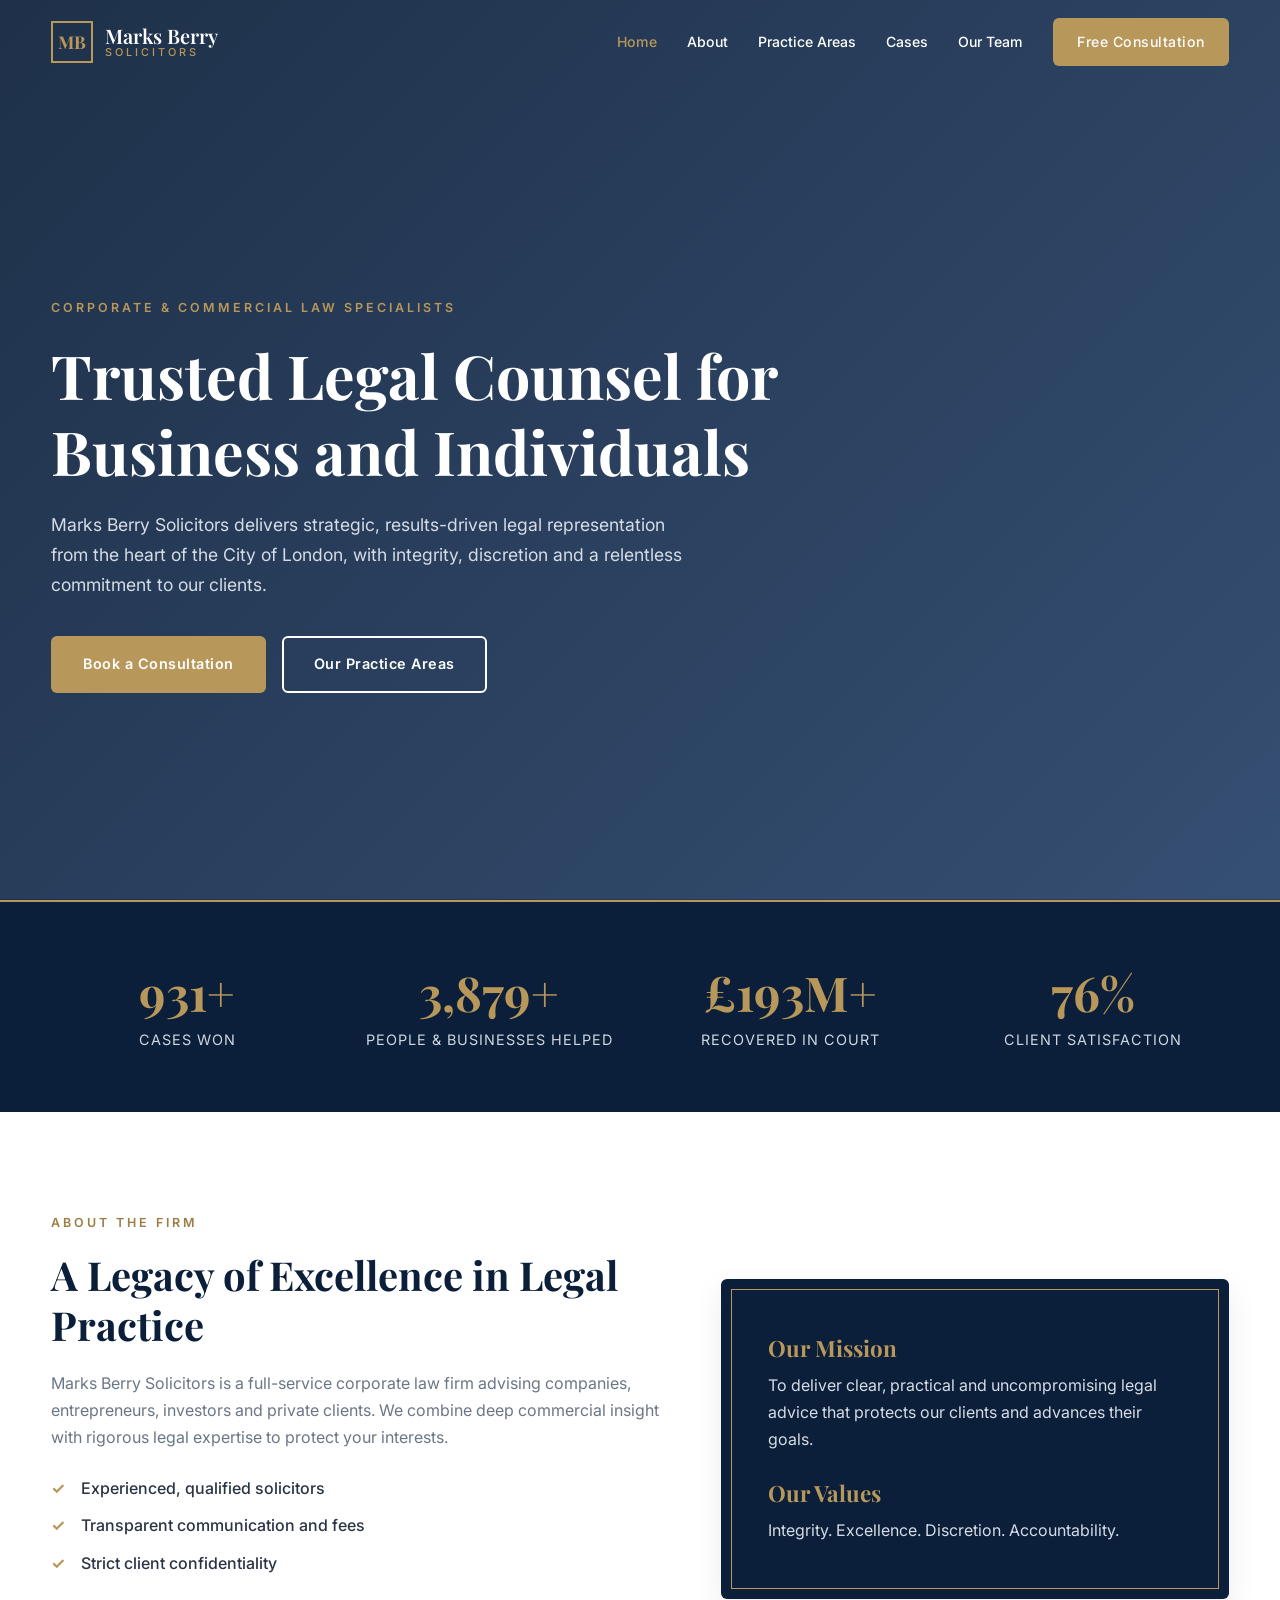
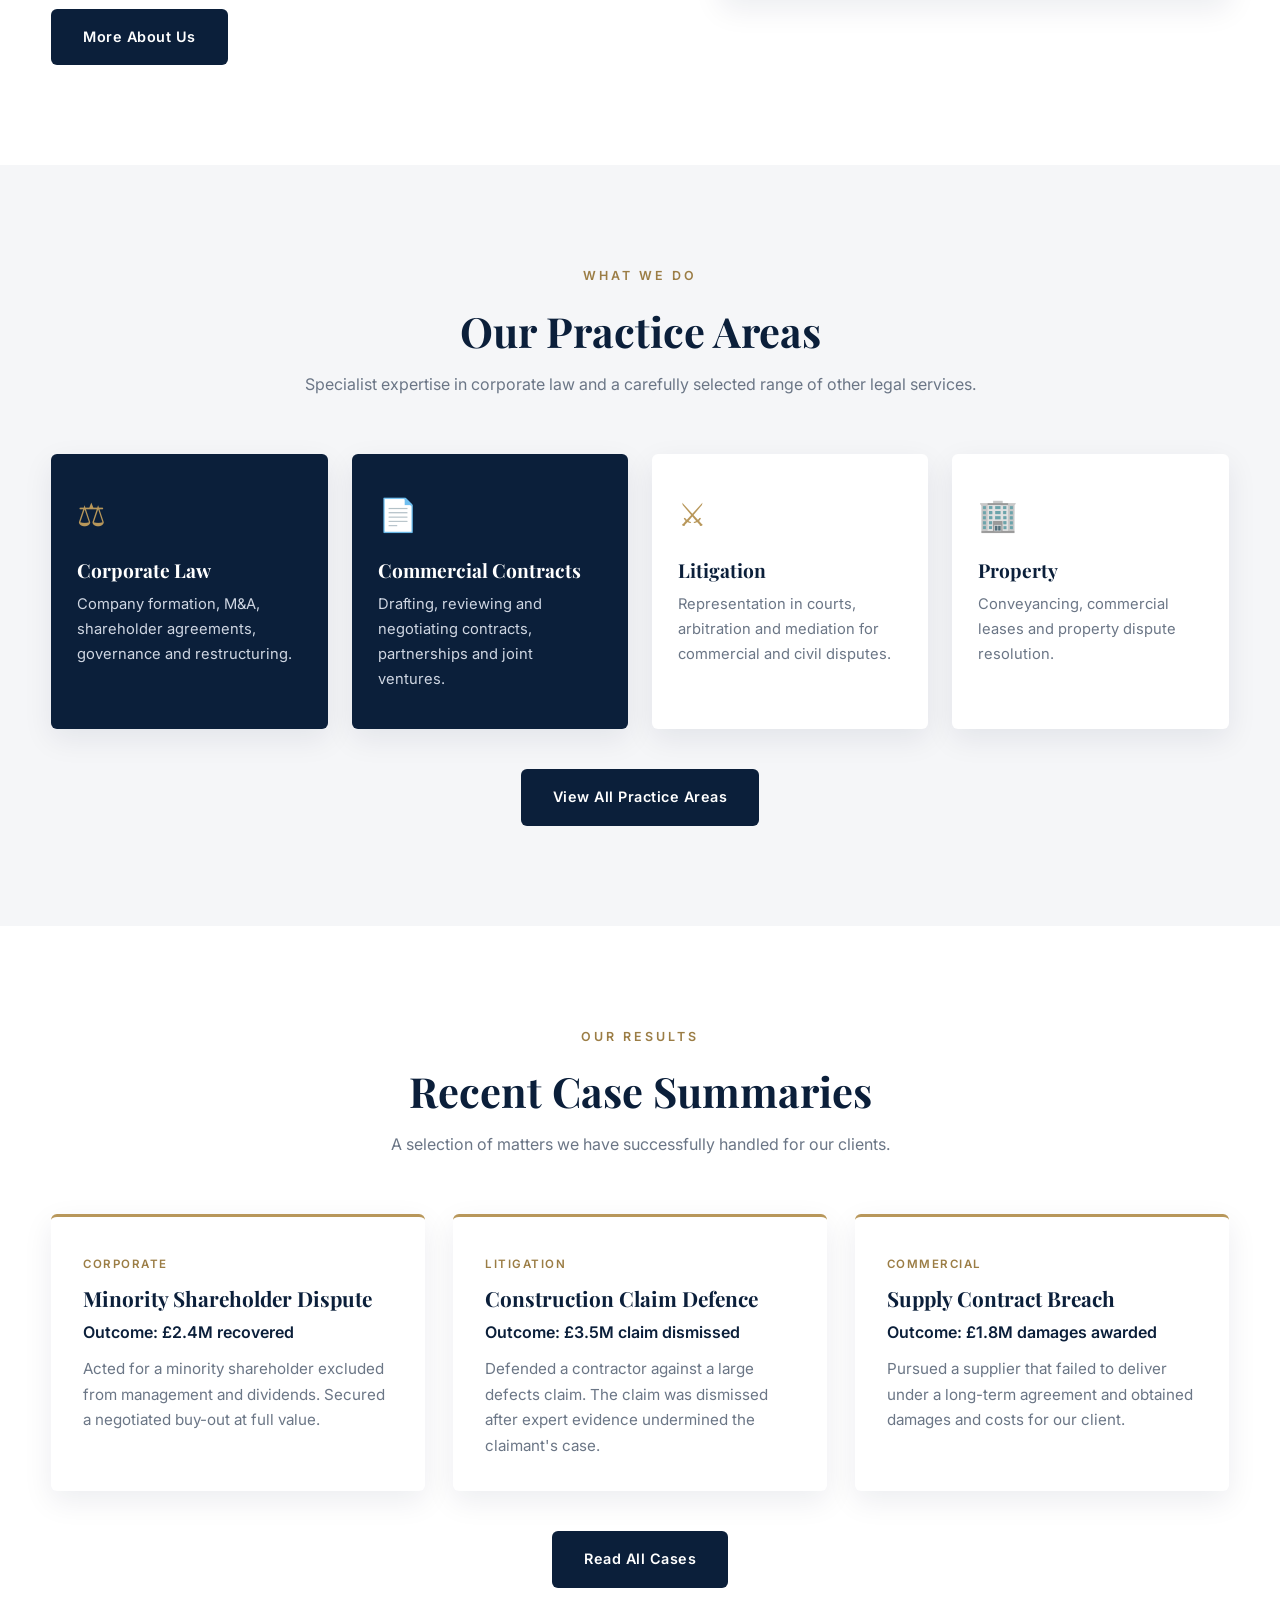
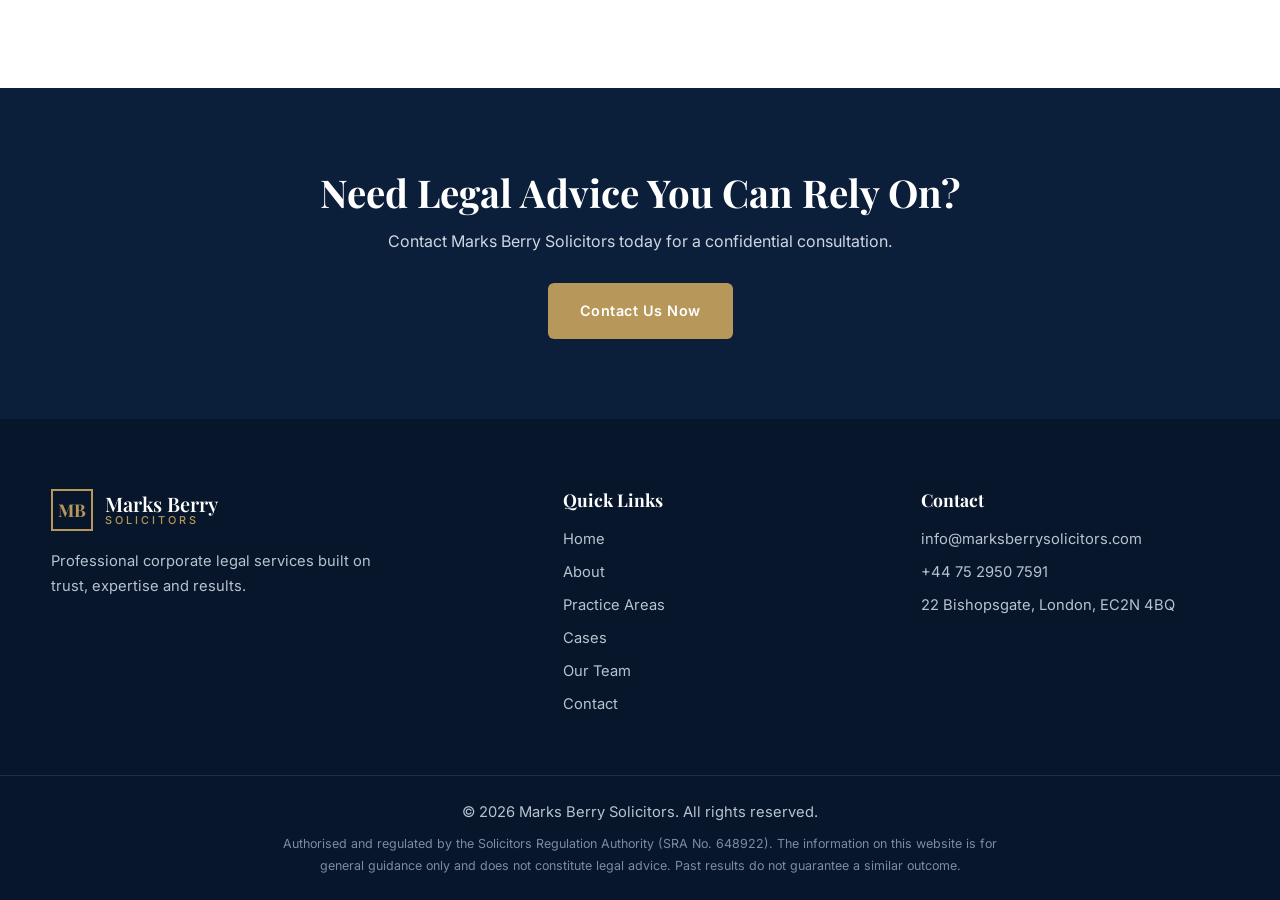
<file: index.html>
<!DOCTYPE html>
<html lang="en">
<head>
  <meta charset="UTF-8">
  <meta name="viewport" content="width=device-width, initial-scale=1.0">
  <title>Marks Berry Solicitors | Corporate & Commercial Law Firm in London</title>
  <meta name="description" content="Marks Berry Solicitors is a London corporate law firm at 22 Bishopsgate, advising on corporate, commercial, litigation, property, employment and family law.">
  <link rel="preconnect" href="https://fonts.googleapis.com">
  <link rel="preconnect" href="https://fonts.gstatic.com" crossorigin>
  <link href="https://fonts.googleapis.com/css2?family=Inter:wght@300;400;500;600&family=Playfair+Display:wght@500;600;700&display=swap" rel="stylesheet">
  <link rel="stylesheet" href="style.css">
  <script async src="https://www.googletagmanager.com/gtm.js?id=GTM-PTT8F9KF"></script>
<script>
  window.dataLayer = window.dataLayer || [];
  function gtag(){dataLayer.push(arguments);}
  gtag('js', new Date());
</script>
</head>

<body>
  <div id="site-header"></div>

  <section class="hero">
    <div class="container hero-content">
      <p class="eyebrow">Corporate &amp; Commercial Law Specialists</p>
      <h1>Trusted Legal Counsel for Business and Individuals</h1>
      <p class="hero-sub">Marks Berry Solicitors delivers strategic, results-driven legal representation from the heart of the City of London, with integrity, discretion and a relentless commitment to our clients.</p>
      <div class="hero-actions">
        <a href="contact.html" class="btn btn-gold">Book a Consultation</a>
        <a href="practice-areas.html" class="btn btn-outline">Our Practice Areas</a>
      </div>
    </div>
  </section>

  <section class="stats">
    <div class="container stats-grid">
      <div class="stat reveal"><h3><span class="counter" data-target="1200">0</span>+</h3><p>Cases Won</p></div>
      <div class="stat reveal"><h3><span class="counter" data-target="5000">0</span>+</h3><p>People &amp; Businesses Helped</p></div>
      <div class="stat reveal"><h3>£<span class="counter" data-target="250">0</span>M+</h3><p>Recovered in Court</p></div>
      <div class="stat reveal"><h3><span class="counter" data-target="98">0</span>%</h3><p>Client Satisfaction</p></div>
    </div>
  </section>

  <section class="section">
    <div class="container about-grid">
      <div class="about-text reveal">
        <p class="eyebrow dark">About The Firm</p>
        <h2>A Legacy of Excellence in Legal Practice</h2>
        <p>Marks Berry Solicitors is a full-service corporate law firm advising companies, entrepreneurs, investors and private clients. We combine deep commercial insight with rigorous legal expertise to protect your interests.</p>
        <ul class="checklist">
          <li>Experienced, qualified solicitors</li>
          <li>Transparent communication and fees</li>
          <li>Strict client confidentiality</li>
        </ul>
        <a href="about.html" class="btn btn-navy">More About Us</a>
      </div>
      <div class="about-card reveal">
        <div class="about-card-inner">
          <h3>Our Mission</h3>
          <p>To deliver clear, practical and uncompromising legal advice that protects our clients and advances their goals.</p>
          <h3>Our Values</h3>
          <p>Integrity. Excellence. Discretion. Accountability.</p>
        </div>
      </div>
    </div>
  </section>

  <section class="section section-alt">
    <div class="container">
      <div class="section-head reveal">
        <p class="eyebrow dark">What We Do</p>
        <h2>Our Practice Areas</h2>
        <p>Specialist expertise in corporate law and a carefully selected range of other legal services.</p>
      </div>
      <div class="cards">
        <article class="card featured reveal"><div class="icon">&#9878;</div><h3>Corporate Law</h3><p>Company formation, M&amp;A, shareholder agreements, governance and restructuring.</p></article>
        <article class="card featured reveal"><div class="icon">&#128196;</div><h3>Commercial Contracts</h3><p>Drafting, reviewing and negotiating contracts, partnerships and joint ventures.</p></article>
        <article class="card reveal"><div class="icon">&#9876;</div><h3>Litigation</h3><p>Representation in courts, arbitration and mediation for commercial and civil disputes.</p></article>
        <article class="card reveal"><div class="icon">&#127970;</div><h3>Property</h3><p>Conveyancing, commercial leases and property dispute resolution.</p></article>
      </div>
      <p style="text-align:center;margin-top:40px"><a href="practice-areas.html" class="btn btn-navy">View All Practice Areas</a></p>
    </div>
  </section>

  <section class="section">
    <div class="container">
      <div class="section-head reveal">
        <p class="eyebrow dark">Our Results</p>
        <h2>Recent Case Summaries</h2>
        <p>A selection of matters we have successfully handled for our clients.</p>
      </div>
      <div class="case-grid three">
        <article class="case-card reveal">
          <span class="tag">Corporate</span>
          <h3>Minority Shareholder Dispute</h3>
          <p class="case-result">Outcome: £2.4M recovered</p>
          <p>Acted for a minority shareholder excluded from management and dividends. Secured a negotiated buy-out at full value.</p>
        </article>
        <article class="case-card reveal">
          <span class="tag">Litigation</span>
          <h3>Construction Claim Defence</h3>
          <p class="case-result">Outcome: £3.5M claim dismissed</p>
          <p>Defended a contractor against a large defects claim. The claim was dismissed after expert evidence undermined the claimant's case.</p>
        </article>
        <article class="case-card reveal">
          <span class="tag">Commercial</span>
          <h3>Supply Contract Breach</h3>
          <p class="case-result">Outcome: £1.8M damages awarded</p>
          <p>Pursued a supplier that failed to deliver under a long-term agreement and obtained damages and costs for our client.</p>
        </article>
      </div>
      <p style="text-align:center;margin-top:40px"><a href="cases.html" class="btn btn-navy">Read All Cases</a></p>
    </div>
  </section>

  <section class="cta">
    <div class="container">
      <h2>Need Legal Advice You Can Rely On?</h2>
      <p>Contact Marks Berry Solicitors today for a confidential consultation.</p>
      <a href="contact.html" class="btn btn-gold">Contact Us Now</a>
    </div>
  </section>

  <div id="site-footer"></div>
  <script src="script.js"></script>
</body>
</html>
</file>
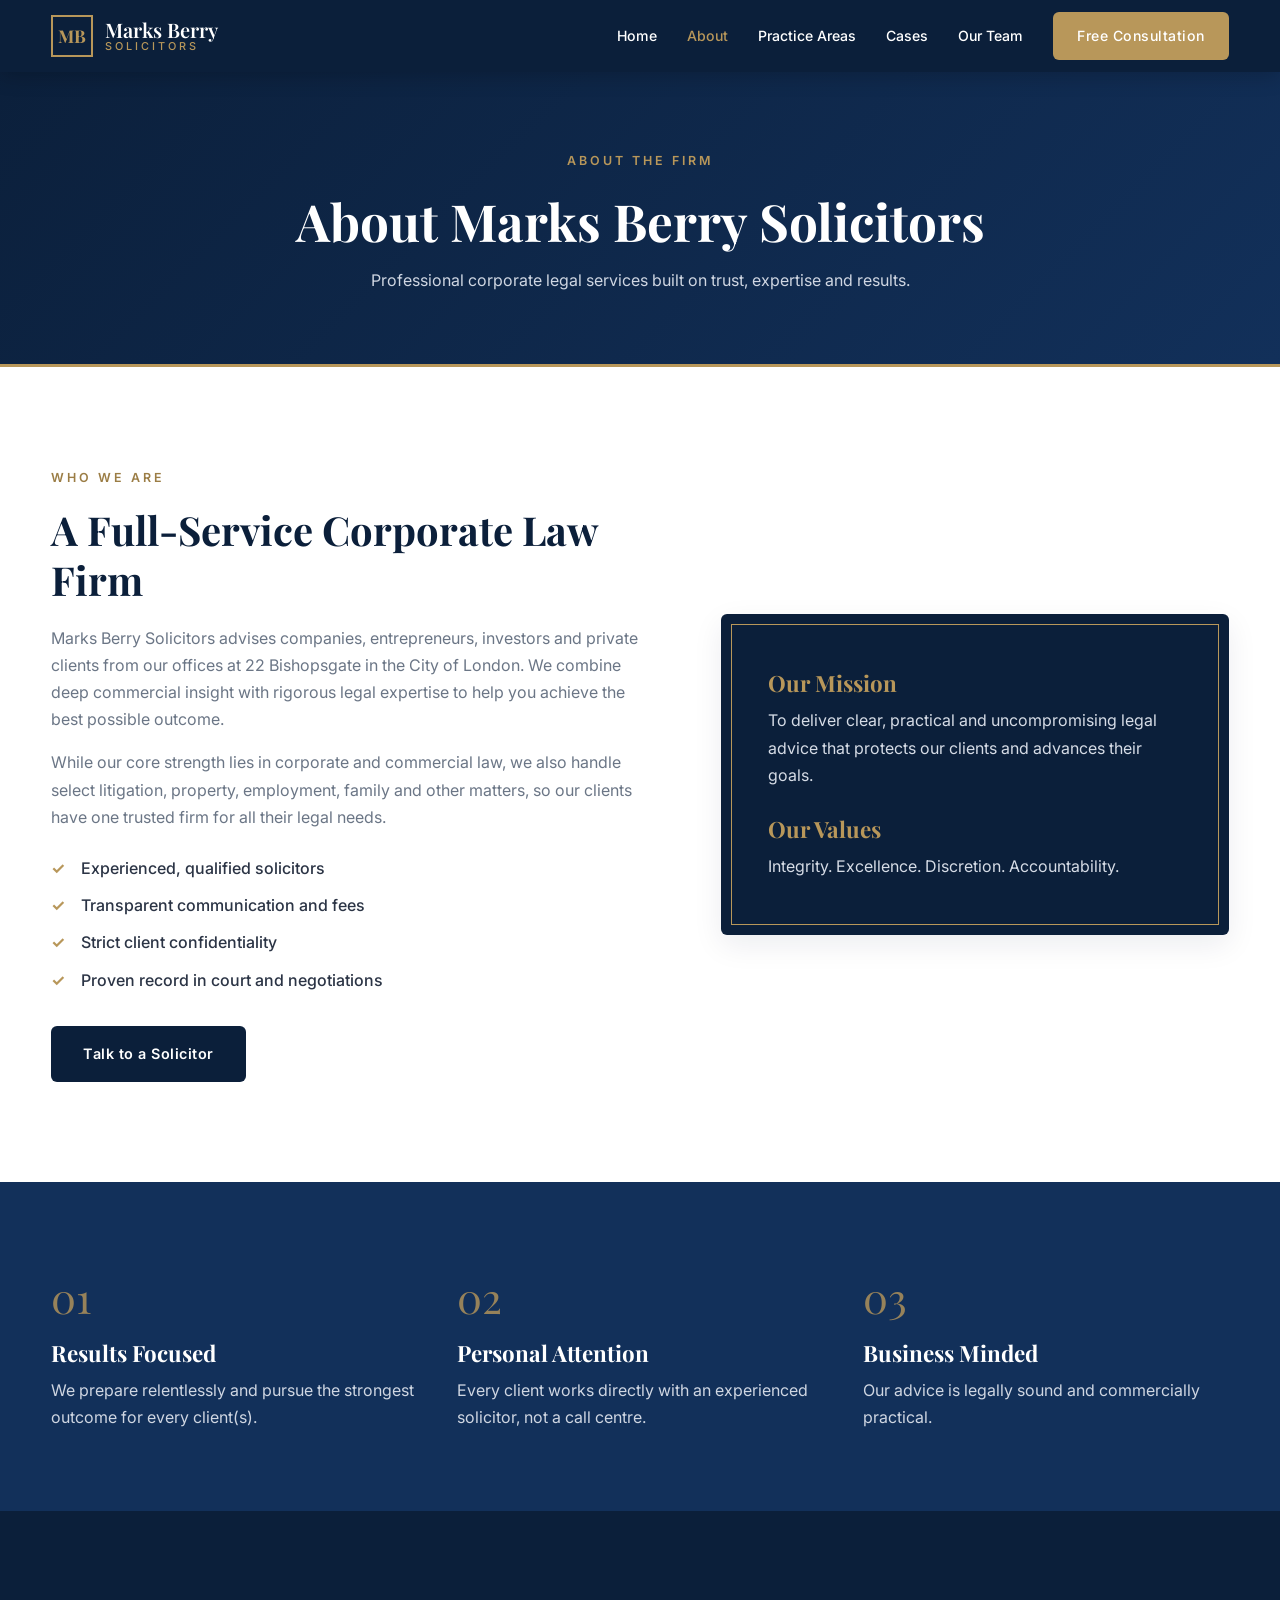
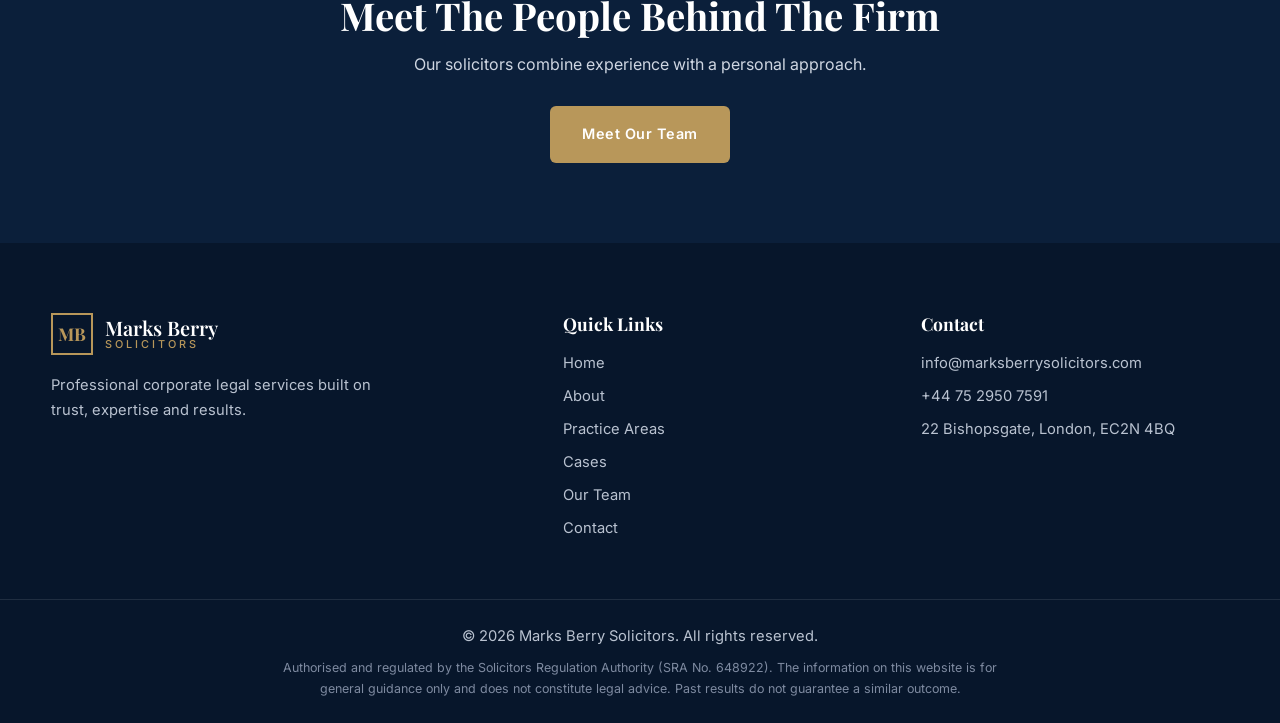
<file: about.html>
<!DOCTYPE html>
<html lang="en">
<head>
  <meta charset="UTF-8">
  <meta name="viewport" content="width=device-width, initial-scale=1.0">
  <title>About Us | Marks Berry Solicitors</title>
  <meta name="description" content="Learn about Marks Berry Solicitors, a London corporate law firm built on trust, expertise and results.">
  <link rel="preconnect" href="https://fonts.googleapis.com">
  <link rel="preconnect" href="https://fonts.gstatic.com" crossorigin>
  <link href="https://fonts.googleapis.com/css2?family=Inter:wght@300;400;500;600&family=Playfair+Display:wght@500;600;700&display=swap" rel="stylesheet">
  <link rel="stylesheet" href="style.css">
</head>
<body>
  <div id="site-header"></div>

  <section class="page-banner">
    <div class="container">
      <p class="eyebrow">About The Firm</p>
      <h1>About Marks Berry Solicitors</h1>
      <p>Professional corporate legal services built on trust, expertise and results.</p>
    </div>
  </section>

  <section class="section">
    <div class="container about-grid">
      <div class="about-text reveal">
        <p class="eyebrow dark">Who We Are</p>
        <h2>A Full-Service Corporate Law Firm</h2>
        <p>Marks Berry Solicitors advises companies, entrepreneurs, investors and private clients from our offices at 22 Bishopsgate in the City of London. We combine deep commercial insight with rigorous legal expertise to help you achieve the best possible outcome.</p>
        <p>While our core strength lies in corporate and commercial law, we also handle select litigation, property, employment, family and other matters, so our clients have one trusted firm for all their legal needs.</p>
        <ul class="checklist">
          <li>Experienced, qualified solicitors</li>
          <li>Transparent communication and fees</li>
          <li>Strict client confidentiality</li>
          <li>Proven record in court and negotiations</li>
        </ul>
        <a href="contact.html" class="btn btn-navy">Talk to a Solicitor</a>
      </div>
      <div class="about-card reveal">
        <div class="about-card-inner">
          <h3>Our Mission</h3>
          <p>To deliver clear, practical and uncompromising legal advice that protects our clients and advances their goals.</p>
          <h3>Our Values</h3>
          <p>Integrity. Excellence. Discretion. Accountability.</p>
        </div>
      </div>
    </div>
  </section>

  <section class="why">
    <div class="container why-grid">
      <div class="why-item reveal"><span>01</span><h3>Results Focused</h3><p>We prepare relentlessly and pursue the strongest outcome for every client(s).</p></div>
      <div class="why-item reveal"><span>02</span><h3>Personal Attention</h3><p>Every client works directly with an experienced solicitor, not a call centre.</p></div>
      <div class="why-item reveal"><span>03</span><h3>Business Minded</h3><p>Our advice is legally sound and commercially practical.</p></div>
    </div>
  </section>

  <section class="cta">
    <div class="container">
      <h2>Meet The People Behind The Firm</h2>
      <p>Our solicitors combine experience with a personal approach.</p>
      <a href="team.html" class="btn btn-gold">Meet Our Team</a>
    </div>
  </section>

  <div id="site-footer"></div>
  <script src="script.js"></script>
</body>
</html>
</file>
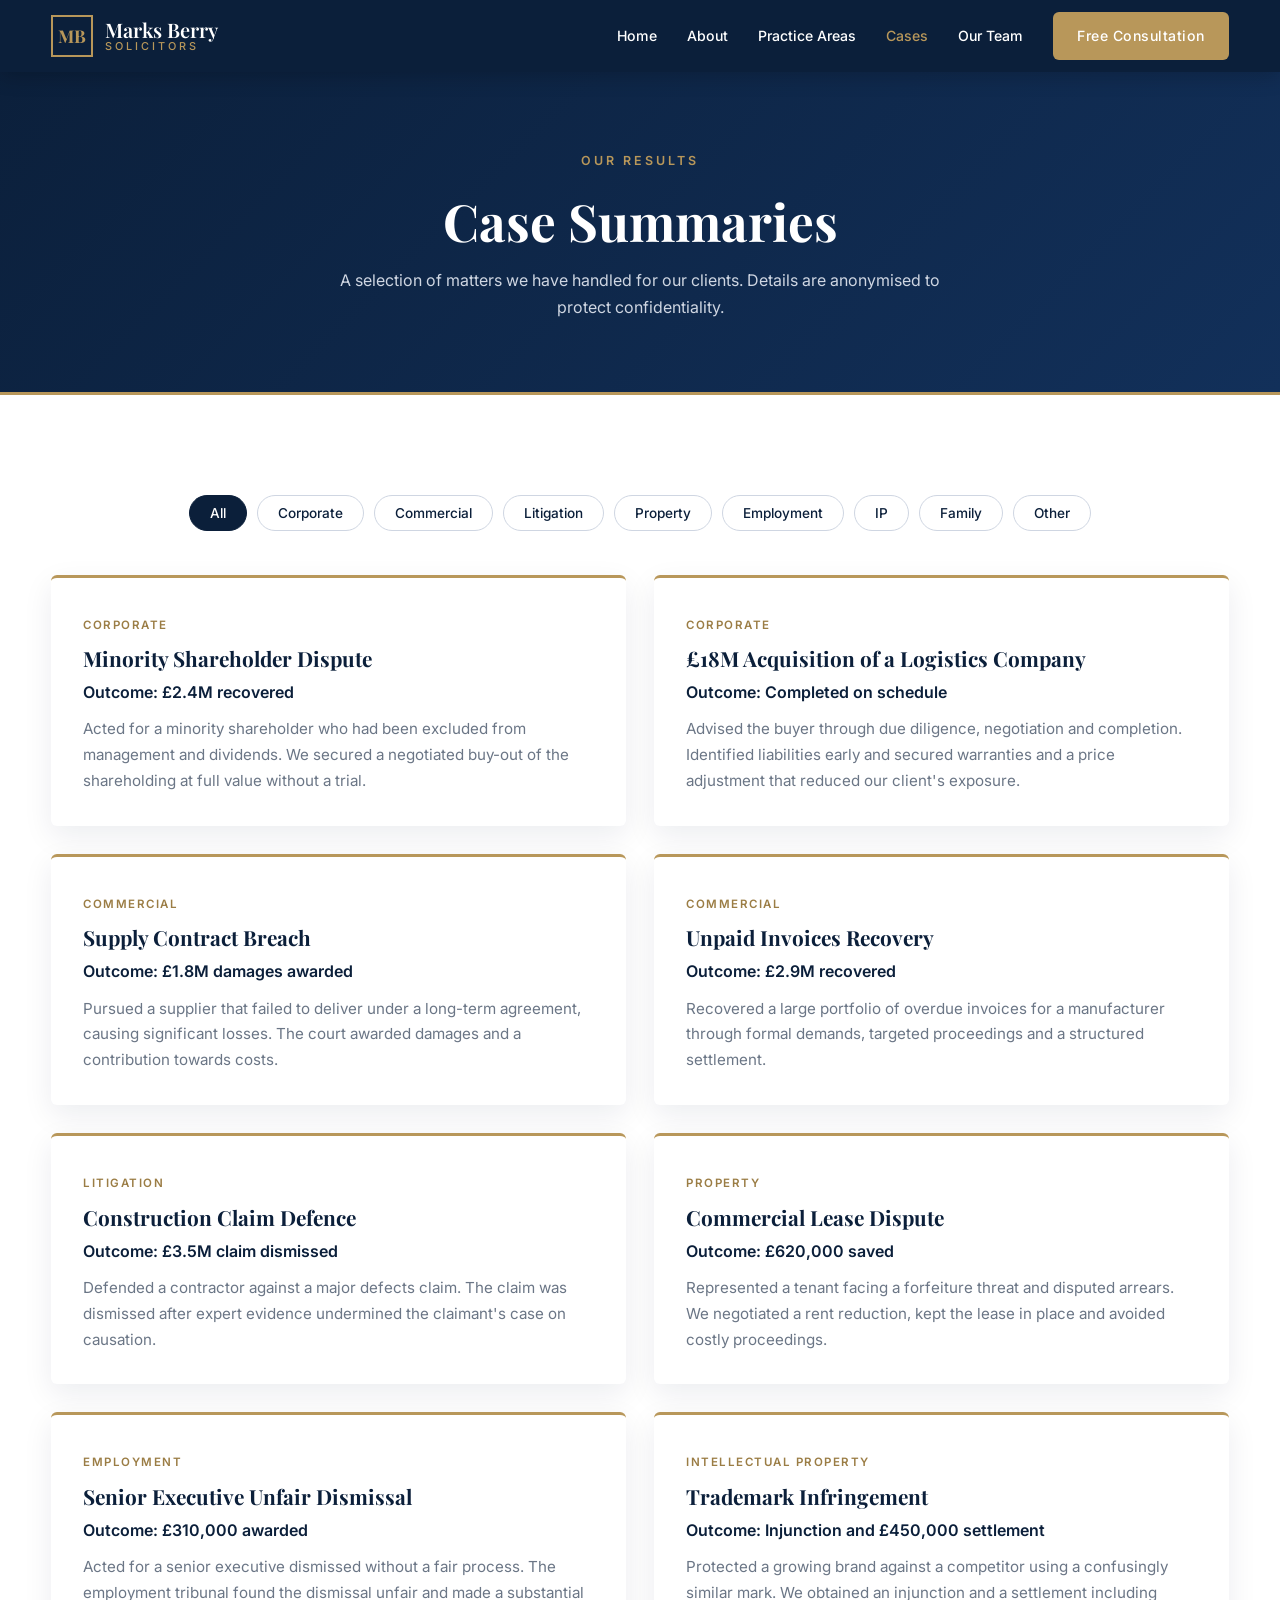
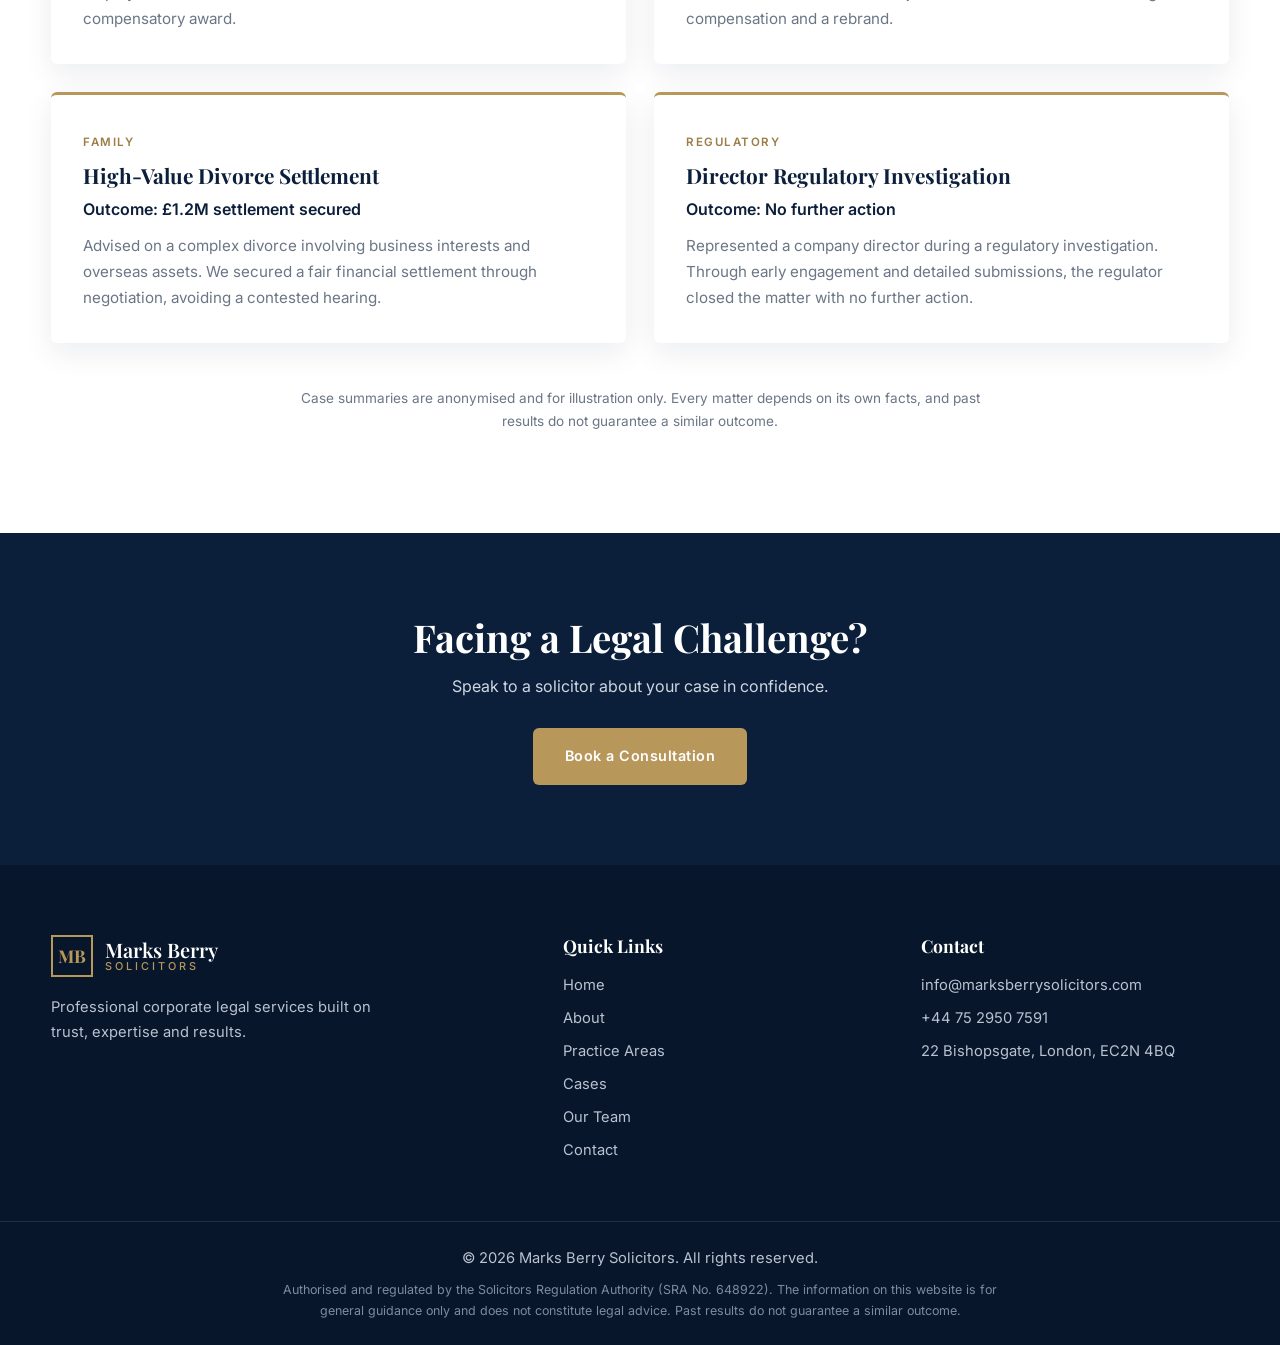
<file: cases.html>
<!DOCTYPE html>
<html lang="en">
<head>
  <meta charset="UTF-8">
  <meta name="viewport" content="width=device-width, initial-scale=1.0">
  <title>Case Summaries | Marks Berry Solicitors</title>
  <meta name="description" content="Read summaries of cases successfully handled by Marks Berry Solicitors across corporate, commercial, litigation, property, employment and family law.">
  <link rel="preconnect" href="https://fonts.googleapis.com">
  <link rel="preconnect" href="https://fonts.gstatic.com" crossorigin>
  <link href="https://fonts.googleapis.com/css2?family=Inter:wght@300;400;500;600&family=Playfair+Display:wght@500;600;700&display=swap" rel="stylesheet">
  <link rel="stylesheet" href="style.css">
</head>
<body>
  <!-- IMPORTANT: the case summaries below are SAMPLES. Replace them with your real,
       anonymised cases before going live. -->
  <div id="site-header"></div>

  <section class="page-banner">
    <div class="container">
      <p class="eyebrow">Our Results</p>
      <h1>Case Summaries</h1>
      <p>A selection of matters we have handled for our clients. Details are anonymised to protect confidentiality.</p>
    </div>
  </section>

  <section class="section">
    <div class="container">
      <div class="filters">
        <button class="filter-btn active" data-filter="all">All</button>
        <button class="filter-btn" data-filter="corporate">Corporate</button>
        <button class="filter-btn" data-filter="commercial">Commercial</button>
        <button class="filter-btn" data-filter="litigation">Litigation</button>
        <button class="filter-btn" data-filter="property">Property</button>
        <button class="filter-btn" data-filter="employment">Employment</button>
        <button class="filter-btn" data-filter="ip">IP</button>
        <button class="filter-btn" data-filter="family">Family</button>
        <button class="filter-btn" data-filter="other">Other</button>
      </div>

      <div class="case-grid">
        <article class="case-card reveal" data-cat="corporate">
          <span class="tag">Corporate</span>
          <h3>Minority Shareholder Dispute</h3>
          <p class="case-result">Outcome: £2.4M recovered</p>
          <p>Acted for a minority shareholder who had been excluded from management and dividends. We secured a negotiated buy-out of the shareholding at full value without a trial.</p>
        </article>
        <article class="case-card reveal" data-cat="corporate">
          <span class="tag">Corporate</span>
          <h3>£18M Acquisition of a Logistics Company</h3>
          <p class="case-result">Outcome: Completed on schedule</p>
          <p>Advised the buyer through due diligence, negotiation and completion. Identified liabilities early and secured warranties and a price adjustment that reduced our client's exposure.</p>
        </article>
        <article class="case-card reveal" data-cat="commercial">
          <span class="tag">Commercial</span>
          <h3>Supply Contract Breach</h3>
          <p class="case-result">Outcome: £1.8M damages awarded</p>
          <p>Pursued a supplier that failed to deliver under a long-term agreement, causing significant losses. The court awarded damages and a contribution towards costs.</p>
        </article>
        <article class="case-card reveal" data-cat="commercial">
          <span class="tag">Commercial</span>
          <h3>Unpaid Invoices Recovery</h3>
          <p class="case-result">Outcome: £2.9M recovered</p>
          <p>Recovered a large portfolio of overdue invoices for a manufacturer through formal demands, targeted proceedings and a structured settlement.</p>
        </article>
        <article class="case-card reveal" data-cat="litigation">
          <span class="tag">Litigation</span>
          <h3>Construction Claim Defence</h3>
          <p class="case-result">Outcome: £3.5M claim dismissed</p>
          <p>Defended a contractor against a major defects claim. The claim was dismissed after expert evidence undermined the claimant's case on causation.</p>
        </article>
        <article class="case-card reveal" data-cat="property">
          <span class="tag">Property</span>
          <h3>Commercial Lease Dispute</h3>
          <p class="case-result">Outcome: £620,000 saved</p>
          <p>Represented a tenant facing a forfeiture threat and disputed arrears. We negotiated a rent reduction, kept the lease in place and avoided costly proceedings.</p>
        </article>
        <article class="case-card reveal" data-cat="employment">
          <span class="tag">Employment</span>
          <h3>Senior Executive Unfair Dismissal</h3>
          <p class="case-result">Outcome: £310,000 awarded</p>
          <p>Acted for a senior executive dismissed without a fair process. The employment tribunal found the dismissal unfair and made a substantial compensatory award.</p>
        </article>
        <article class="case-card reveal" data-cat="ip">
          <span class="tag">Intellectual Property</span>
          <h3>Trademark Infringement</h3>
          <p class="case-result">Outcome: Injunction and £450,000 settlement</p>
          <p>Protected a growing brand against a competitor using a confusingly similar mark. We obtained an injunction and a settlement including compensation and a rebrand.</p>
        </article>
        <article class="case-card reveal" data-cat="family">
          <span class="tag">Family</span>
          <h3>High-Value Divorce Settlement</h3>
          <p class="case-result">Outcome: £1.2M settlement secured</p>
          <p>Advised on a complex divorce involving business interests and overseas assets. We secured a fair financial settlement through negotiation, avoiding a contested hearing.</p>
        </article>
        <article class="case-card reveal" data-cat="other">
          <span class="tag">Regulatory</span>
          <h3>Director Regulatory Investigation</h3>
          <p class="case-result">Outcome: No further action</p>
          <p>Represented a company director during a regulatory investigation. Through early engagement and detailed submissions, the regulator closed the matter with no further action.</p>
        </article>
      </div>

      <p class="case-disclaimer">Case summaries are anonymised and for illustration only. Every matter depends on its own facts, and past results do not guarantee a similar outcome.</p>
    </div>
  </section>

  <section class="cta">
    <div class="container">
      <h2>Facing a Legal Challenge?</h2>
      <p>Speak to a solicitor about your case in confidence.</p>
      <a href="contact.html" class="btn btn-gold">Book a Consultation</a>
    </div>
  </section>

  <div id="site-footer"></div>
  <script src="script.js"></script>
</body>
</html>
</file>
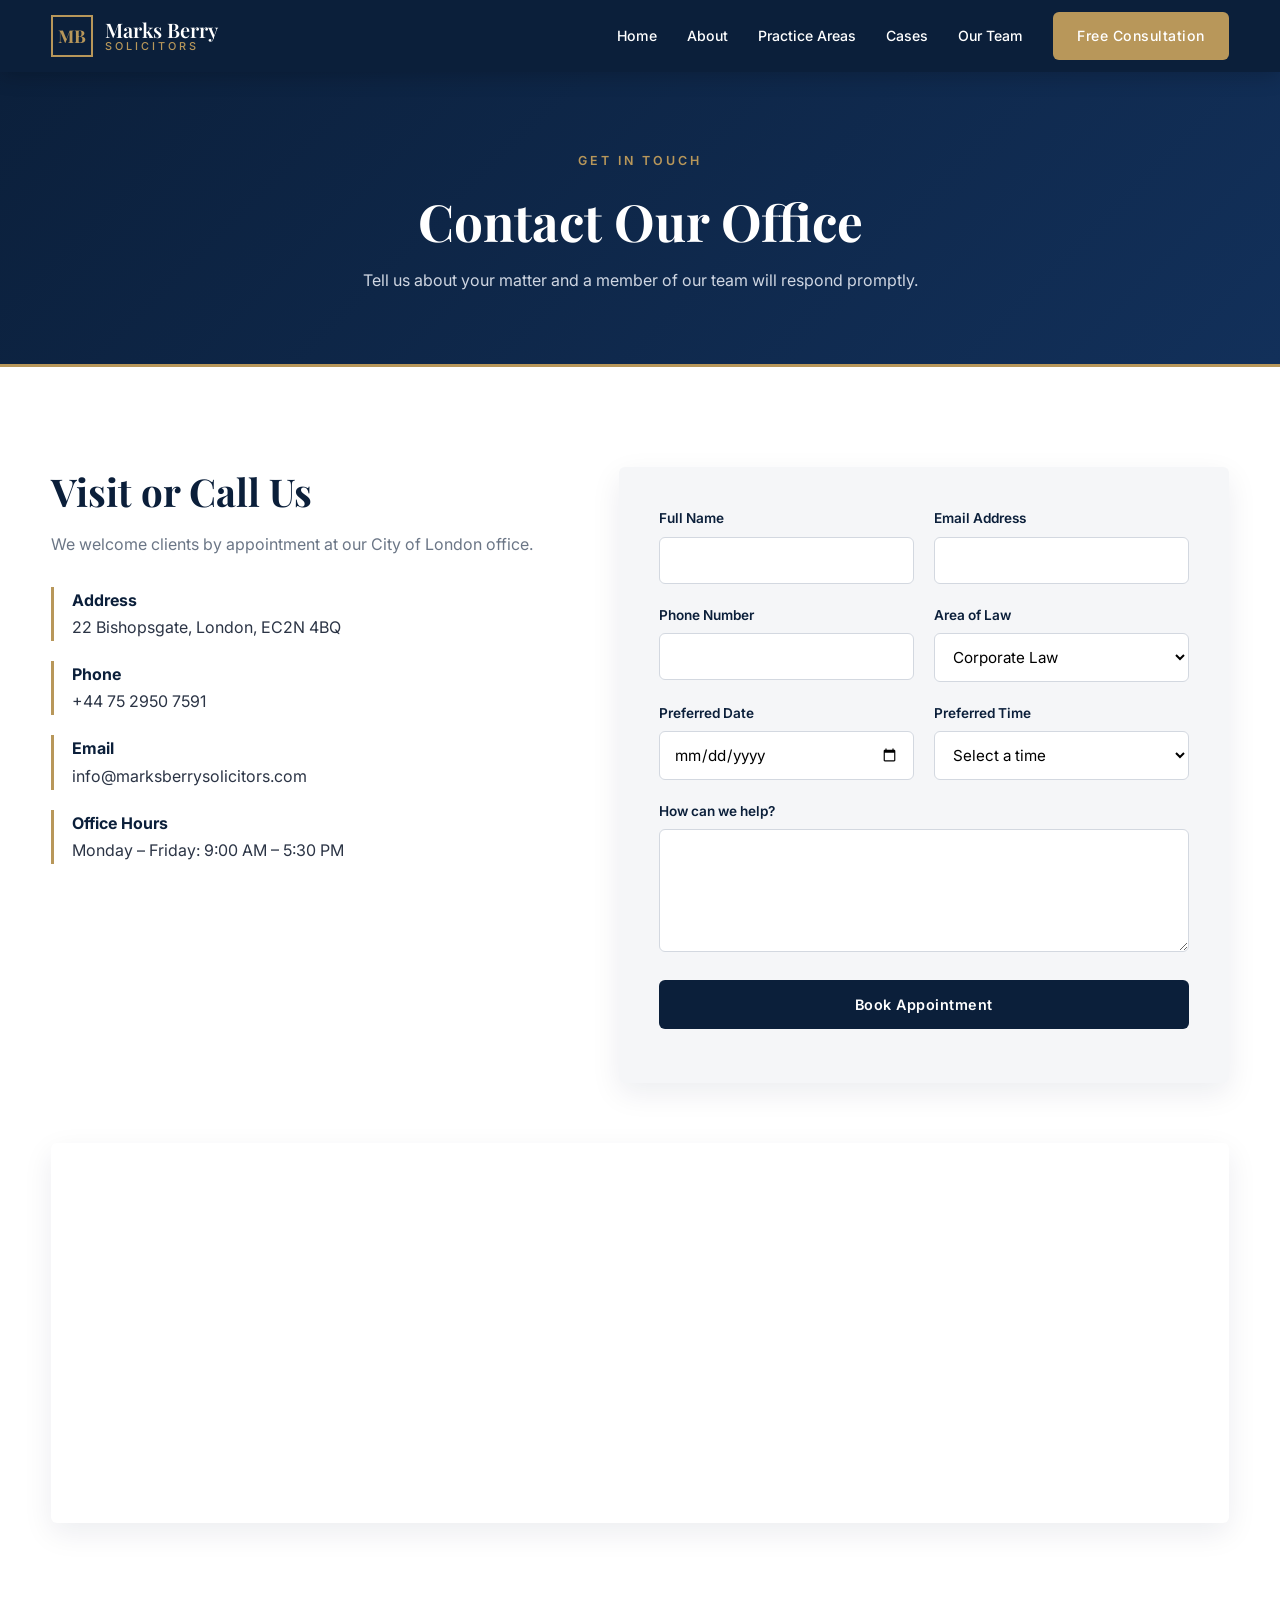
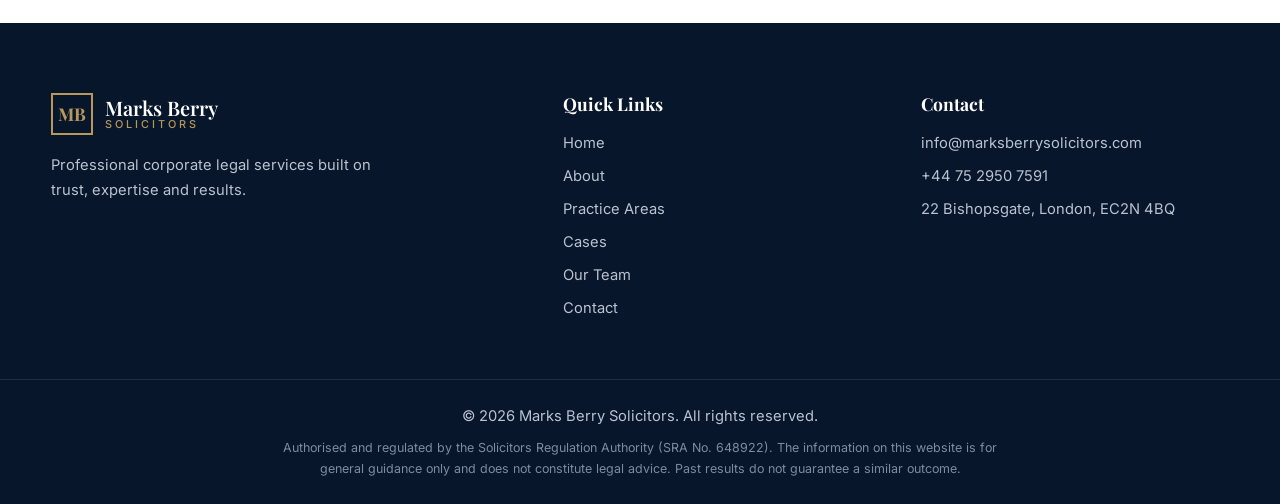
<file: contact.html>
<!DOCTYPE html>
<html lang="en">
<head>
  <meta charset="UTF-8">
  <meta name="viewport" content="width=device-width, initial-scale=1.0">
  <title>Contact & Book Appointment | Marks Berry Solicitors</title>
  <meta name="description" content="Contact Marks Berry Solicitors at 22 Bishopsgate, London EC2N 4BQ or book a confidential consultation online.">
  <link rel="preconnect" href="https://fonts.googleapis.com">
  <link rel="preconnect" href="https://fonts.gstatic.com" crossorigin>
  <link href="https://fonts.googleapis.com/css2?family=Inter:wght@300;400;500;600&family=Playfair+Display:wght@500;600;700&display=swap" rel="stylesheet">
  <link rel="stylesheet" href="style.css">
</head>
<body>
  <div id="site-header"></div>

  <section class="page-banner">
    <div class="container">
      <p class="eyebrow">Get In Touch</p>
      <h1>Contact Our Office</h1>
      <p>Tell us about your matter and a member of our team will respond promptly.</p>
    </div>
  </section>

  <section class="section">
    <div class="container contact-grid">
      <div class="contact-info reveal">
        <h2>Visit or Call Us</h2>
        <p>We welcome clients by appointment at our City of London office.</p>
        <ul class="contact-list">
          <li><strong>Address</strong><br><span data-site="address"></span></li>
          <li><strong>Phone</strong><br><a data-link="phone" data-site="phone"></a></li>
          <li><strong>Email</strong><br><a data-link="email" data-site="email"></a></li>
          <li><strong>Office Hours</strong><br><span data-site="hours"></span></li>
        </ul>
      </div>

      <form class="contact-form reveal" id="contactForm" novalidate>
        <div class="form-row">
          <div class="field"><label for="name">Full Name</label><input type="text" id="name" name="name" required></div>
          <div class="field"><label for="email">Email Address</label><input type="email" id="email" name="email" required></div>
        </div>
        <div class="form-row">
          <div class="field"><label for="phone">Phone Number</label><input type="tel" id="phone" name="phone"></div>
          <div class="field">
            <label for="service">Area of Law</label>
            <select id="service" name="service">
              <option>Corporate Law</option>
              <option>Commercial Contracts</option>
              <option>Litigation &amp; Disputes</option>
              <option>Property &amp; Real Estate</option>
              <option>Employment Law</option>
              <option>Intellectual Property</option>
              <option>Family Law</option>
              <option>Other</option>
            </select>
          </div>
        </div>
        <div class="form-row">
          <div class="field"><label for="date">Preferred Date</label><input type="date" id="date" name="date" required></div>
          <div class="field">
            <label for="time">Preferred Time</label>
            <select id="time" name="time" required>
              <option value="">Select a time</option>
              <option>09:00 AM</option><option>10:00 AM</option><option>11:00 AM</option>
              <option>12:00 PM</option><option>01:00 PM</option><option>02:00 PM</option>
              <option>03:00 PM</option><option>04:00 PM</option><option>05:00 PM</option>
            </select>
          </div>
        </div>
        <div class="field"><label for="message">How can we help?</label><textarea id="message" name="message" rows="5" required></textarea></div>
        <input type="text" name="website" style="display:none" tabindex="-1" autocomplete="off">
        <button type="submit" class="btn btn-navy full">Book Appointment</button>
        <p class="form-status" id="formStatus" role="status"></p>
      </form>
    </div>

    <div class="container">
      <div class="map reveal">
        <iframe title="Marks Berry Solicitors location" loading="lazy"
          src="https://www.google.com/maps?q=22+Bishopsgate,+London+EC2N+4BQ&output=embed"></iframe>
      </div>
    </div>
  </section>

  <div id="site-footer"></div>
  <script src="script.js"></script>
</body>
</html>
</file>
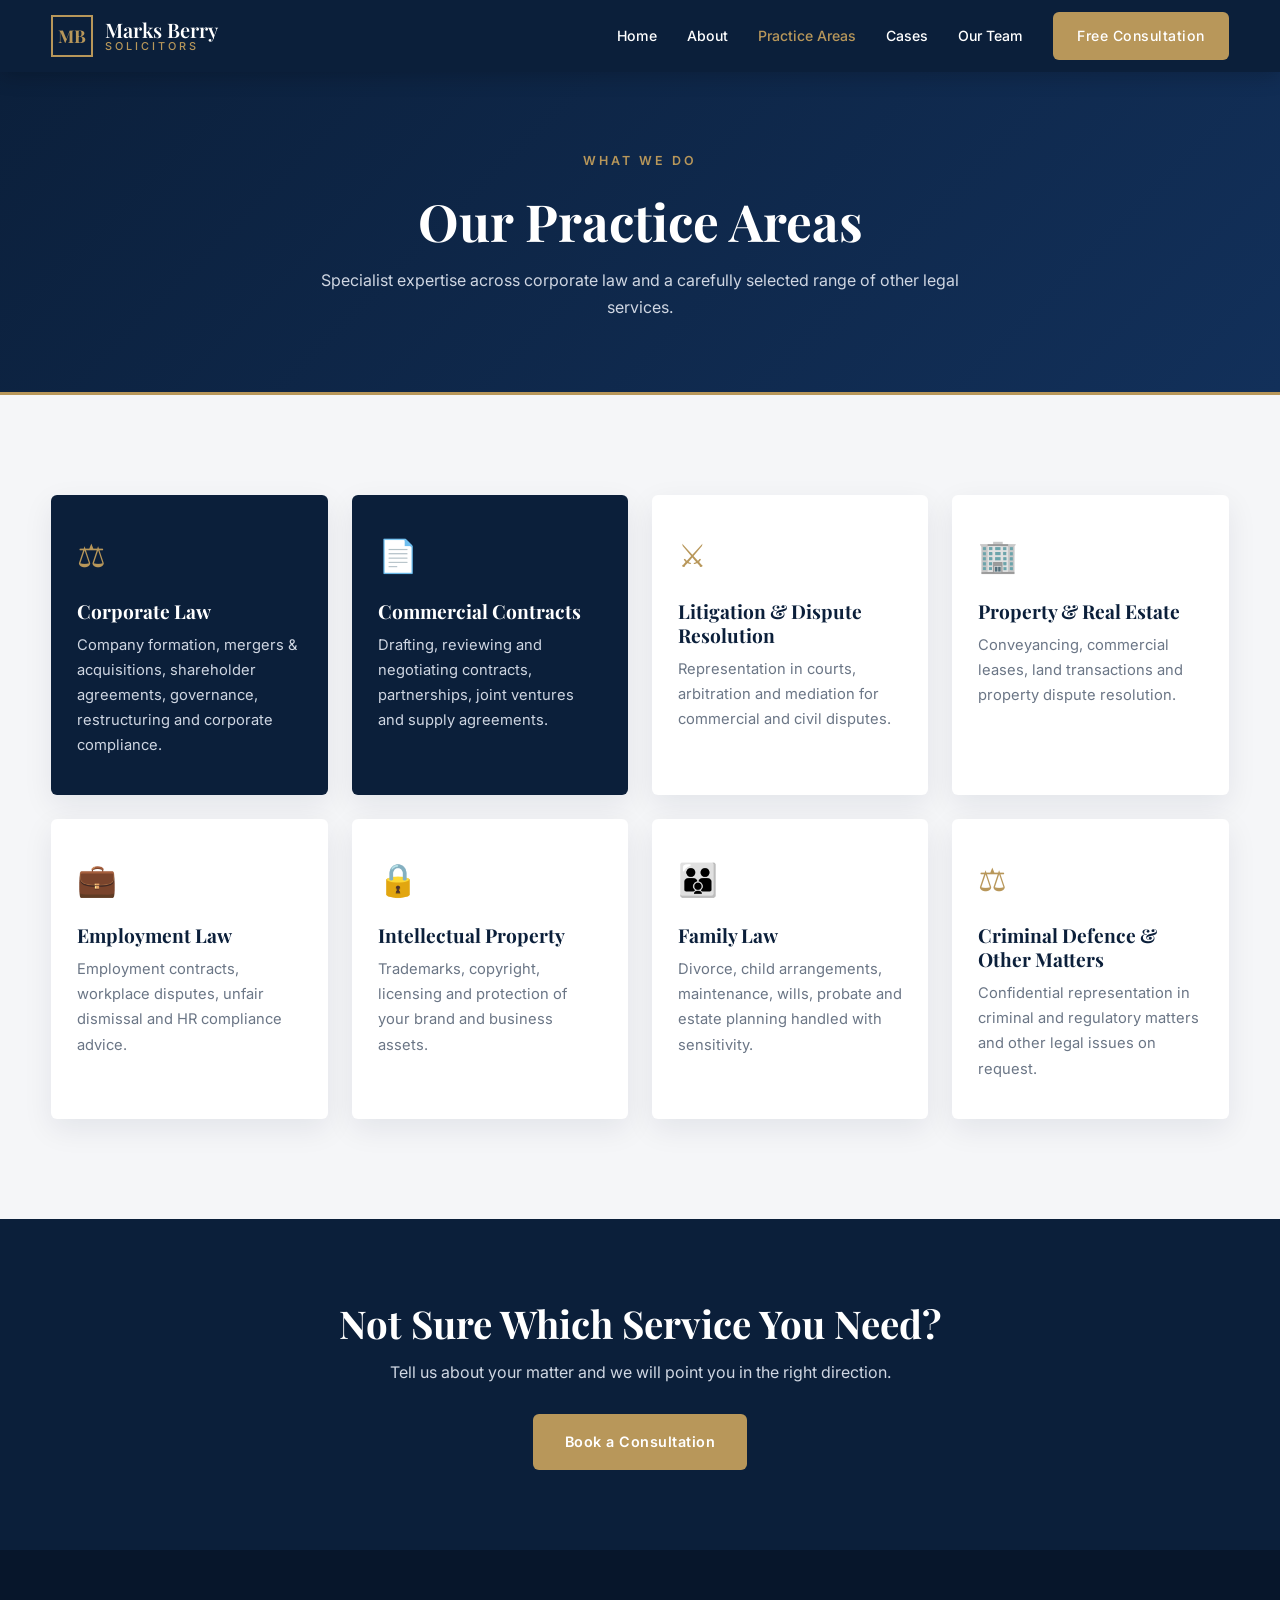
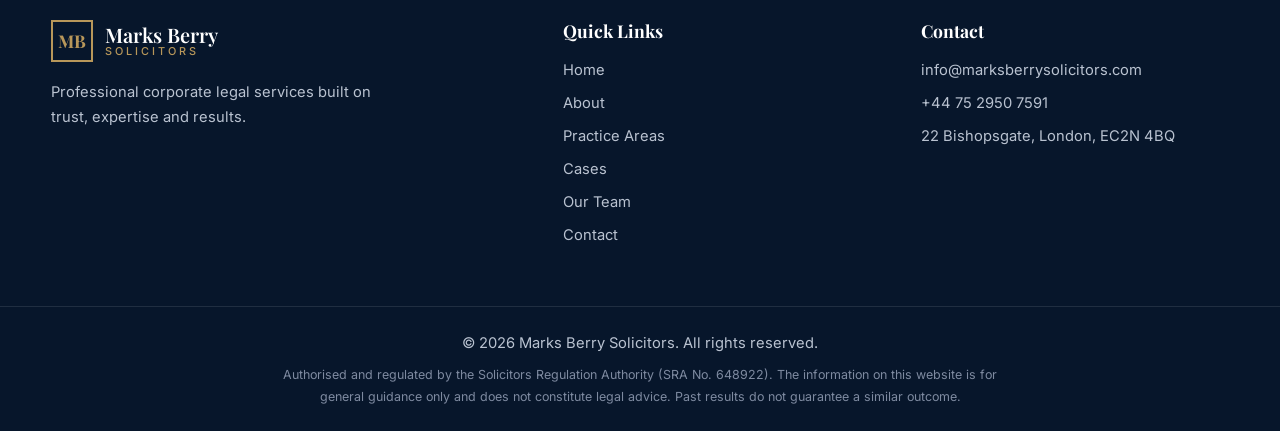
<file: practice-areas.html>
<!DOCTYPE html>
<html lang="en">
<head>
  <meta charset="UTF-8">
  <meta name="viewport" content="width=device-width, initial-scale=1.0">
  <title>Practice Areas | Marks Berry Solicitors</title>
  <meta name="description" content="Corporate, commercial, litigation, property, employment, intellectual property, family and criminal defence legal services in London.">
  <link rel="preconnect" href="https://fonts.googleapis.com">
  <link rel="preconnect" href="https://fonts.gstatic.com" crossorigin>
  <link href="https://fonts.googleapis.com/css2?family=Inter:wght@300;400;500;600&family=Playfair+Display:wght@500;600;700&display=swap" rel="stylesheet">
  <link rel="stylesheet" href="style.css">
</head>
<body>
  <div id="site-header"></div>

  <section class="page-banner">
    <div class="container">
      <p class="eyebrow">What We Do</p>
      <h1>Our Practice Areas</h1>
      <p>Specialist expertise across corporate law and a carefully selected range of other legal services.</p>
    </div>
  </section>

  <section class="section section-alt">
    <div class="container">
      <div class="cards">
        <article class="card featured reveal"><div class="icon">&#9878;</div><h3>Corporate Law</h3><p>Company formation, mergers &amp; acquisitions, shareholder agreements, governance, restructuring and corporate compliance.</p></article>
        <article class="card featured reveal"><div class="icon">&#128196;</div><h3>Commercial Contracts</h3><p>Drafting, reviewing and negotiating contracts, partnerships, joint ventures and supply agreements.</p></article>
        <article class="card reveal"><div class="icon">&#9876;</div><h3>Litigation &amp; Dispute Resolution</h3><p>Representation in courts, arbitration and mediation for commercial and civil disputes.</p></article>
        <article class="card reveal"><div class="icon">&#127970;</div><h3>Property &amp; Real Estate</h3><p>Conveyancing, commercial leases, land transactions and property dispute resolution.</p></article>
        <article class="card reveal"><div class="icon">&#128188;</div><h3>Employment Law</h3><p>Employment contracts, workplace disputes, unfair dismissal and HR compliance advice.</p></article>
        <article class="card reveal"><div class="icon">&#128274;</div><h3>Intellectual Property</h3><p>Trademarks, copyright, licensing and protection of your brand and business assets.</p></article>
        <article class="card reveal"><div class="icon">&#128106;</div><h3>Family Law</h3><p>Divorce, child arrangements, maintenance, wills, probate and estate planning handled with sensitivity.</p></article>
        <article class="card reveal"><div class="icon">&#9878;</div><h3>Criminal Defence &amp; Other Matters</h3><p>Confidential representation in criminal and regulatory matters and other legal issues on request.</p></article>
      </div>
    </div>
  </section>

  <section class="cta">
    <div class="container">
      <h2>Not Sure Which Service You Need?</h2>
      <p>Tell us about your matter and we will point you in the right direction.</p>
      <a href="contact.html" class="btn btn-gold">Book a Consultation</a>
    </div>
  </section>

  <div id="site-footer"></div>
  <script src="script.js"></script>
</body>
</html>
</file>
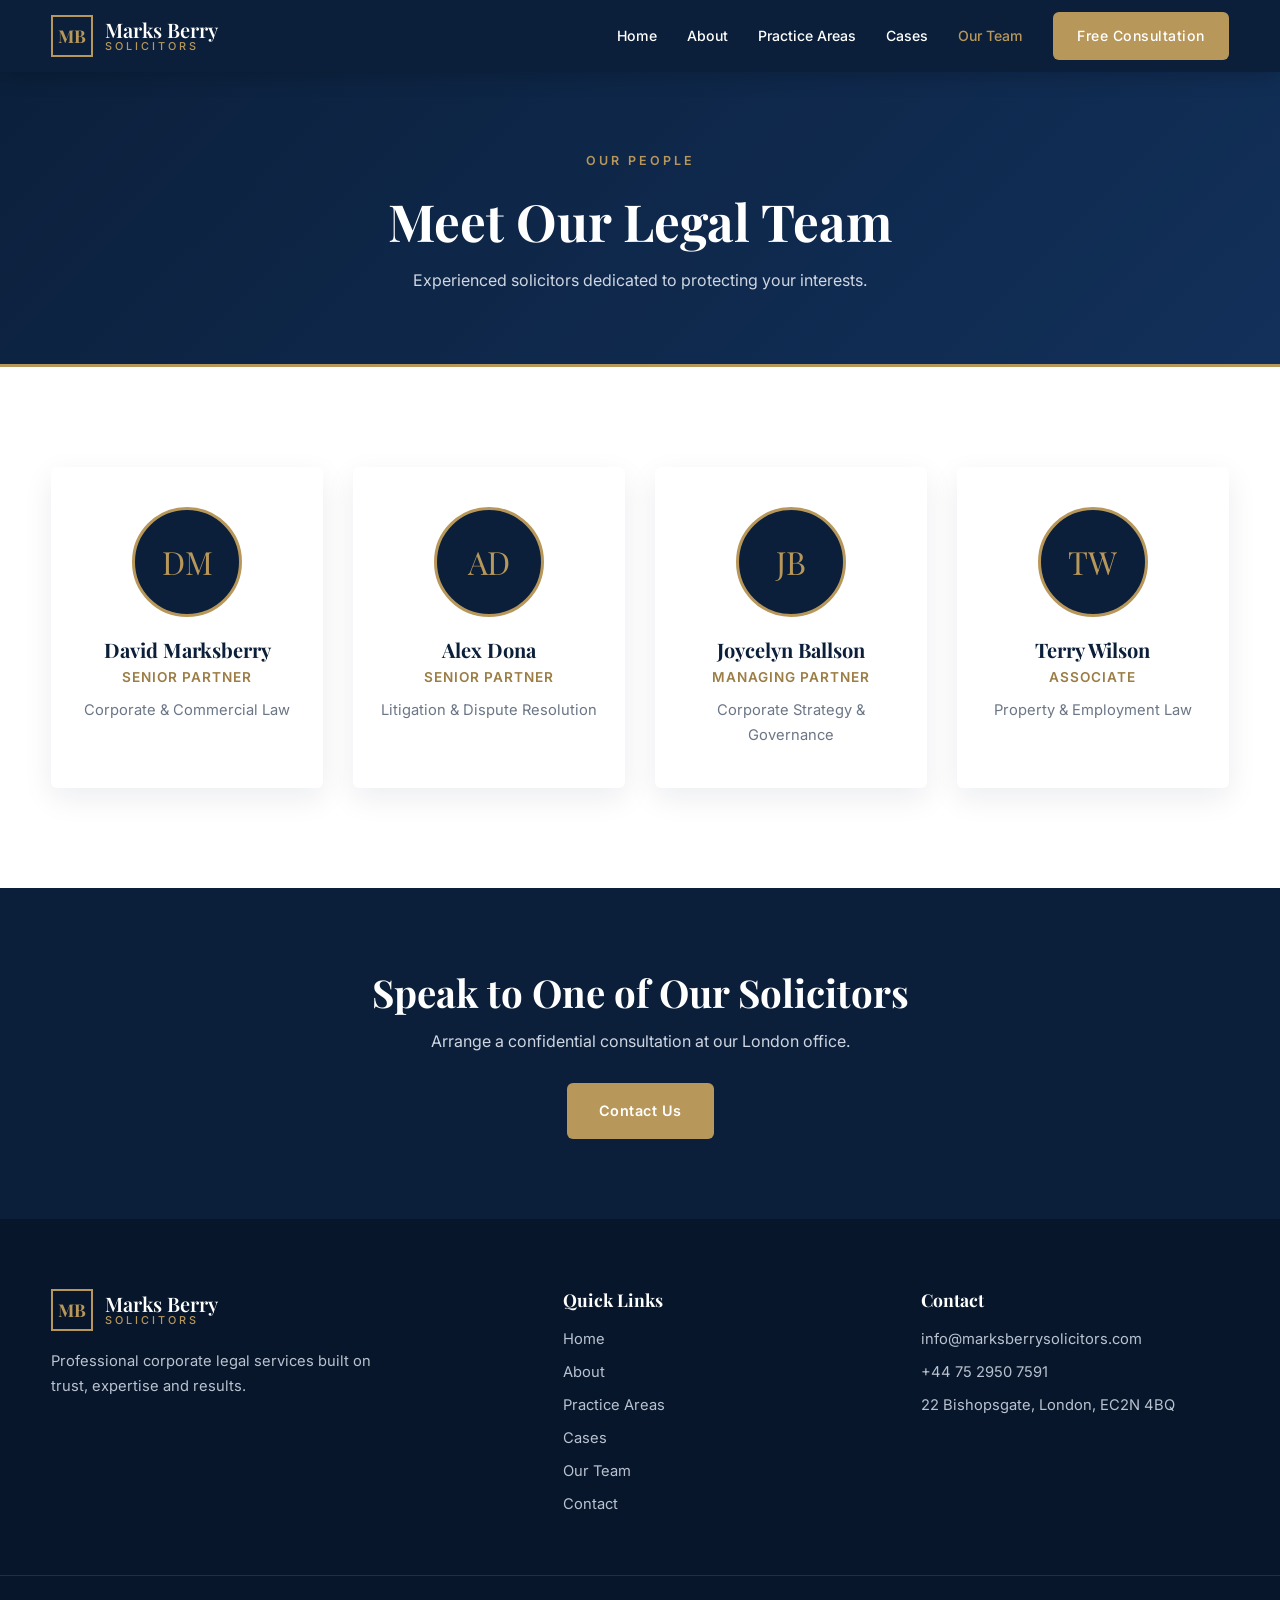
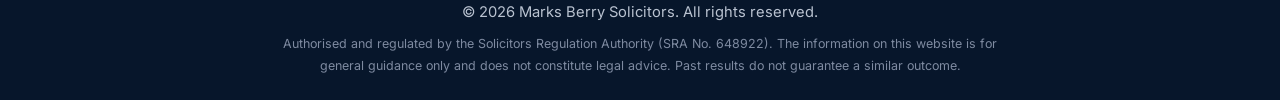
<file: team.html>
<!DOCTYPE html>
<html lang="en">
<head>
  <meta charset="UTF-8">
  <meta name="viewport" content="width=device-width, initial-scale=1.0">
  <title>Our Team | Marks Berry Solicitors</title>
  <meta name="description" content="Meet the partners and solicitors of Marks Berry Solicitors in London.">
  <link rel="preconnect" href="https://fonts.googleapis.com">
  <link rel="preconnect" href="https://fonts.gstatic.com" crossorigin>
  <link href="https://fonts.googleapis.com/css2?family=Inter:wght@300;400;500;600&family=Playfair+Display:wght@500;600;700&display=swap" rel="stylesheet">
  <link rel="stylesheet" href="style.css">
</head>
<body>
  <div id="site-header"></div>

  <section class="page-banner">
    <div class="container">
      <p class="eyebrow">Our People</p>
      <h1>Meet Our Legal Team</h1>
      <p>Experienced solicitors dedicated to protecting your interests.</p>
    </div>
  </section>

  <section class="section">
    <div class="container">
      <div class="team-grid four">
        <div class="member reveal">
          <div class="avatar"><img src="https://randomuser.me/api/portraits/men/32.jpg" alt="David Marksberry" onerror="this.replaceWith(document.createTextNode('DM'))"></div>
          <h3>David Marksberry</h3>
          <span>Senior Partner</span>
          <p>Corporate &amp; Commercial Law</p>
        </div>
        <div class="member reveal">
          <div class="avatar"><img src="https://randomuser.me/api/portraits/men/75.jpg" alt="Alex Dona" onerror="this.replaceWith(document.createTextNode('AD'))"></div>
          <h3>Alex Dona</h3>
          <span>Senior Partner</span>
          <p>Litigation &amp; Dispute Resolution</p>
        </div>
        <div class="member reveal">
          <div class="avatar"><img src="https://randomuser.me/api/portraits/women/44.jpg" alt="Joycelyn Ballson" onerror="this.replaceWith(document.createTextNode('JB'))"></div>
          <h3>Joycelyn Ballson</h3>
          <span>Managing Partner</span>
          <p>Corporate Strategy &amp; Governance</p>
        </div>
        <div class="member reveal">
          <div class="avatar"><img src="https://randomuser.me/api/portraits/men/46.jpg" alt="Terry Wilson" onerror="this.replaceWith(document.createTextNode('TW'))"></div>
          <h3>Terry Wilson</h3>
          <span>Associate</span>
          <p>Property &amp; Employment Law</p>
        </div>
      </div>
    </div>
  </section>

  <section class="cta">
    <div class="container">
      <h2>Speak to One of Our Solicitors</h2>
      <p>Arrange a confidential consultation at our London office.</p>
      <a href="contact.html" class="btn btn-gold">Contact Us</a>
    </div>
  </section>

  <div id="site-footer"></div>
  <script src="script.js"></script>
</body>
</html>
</file>
<file: style.css>
:root {
  --navy: #0b1f3a;
  --navy-2: #12305a;
  --gold: #b8975a;
  --gold-dark: #9b7d45;
  --text: #2b3445;
  --muted: #6b7686;
  --bg: #ffffff;
  --bg-alt: #f5f6f8;
  --radius: 6px;
  --shadow: 0 10px 30px rgba(11, 31, 58, 0.08);
}

* { margin: 0; padding: 0; box-sizing: border-box; }
html { scroll-behavior: smooth; scroll-padding-top: 80px; }
body {
  font-family: 'Inter', sans-serif;
  color: var(--text);
  line-height: 1.7;
  background: var(--bg);
  -webkit-font-smoothing: antialiased;
}
h1, h2, h3, h4 { font-family: 'Playfair Display', serif; color: var(--navy); line-height: 1.25; }
a { color: inherit; text-decoration: none; }
ul { list-style: none; }
.container { width: min(1180px, 92%); margin: 0 auto; }

/* Buttons */
.btn {
  display: inline-block;
  padding: 14px 30px;
  font-size: 0.9rem;
  font-weight: 600;
  letter-spacing: 0.5px;
  border-radius: var(--radius);
  border: 2px solid transparent;
  cursor: pointer;
  transition: all 0.3s ease;
  font-family: 'Inter', sans-serif;
}
.btn-gold { background: var(--gold); color: #fff; }
.btn-gold:hover { background: var(--gold-dark); }
.btn-navy { background: var(--navy); color: #fff; }
.btn-navy:hover { background: var(--navy-2); }
.btn-outline { border-color: #fff; color: #fff; }
.btn-outline:hover { background: #fff; color: var(--navy); }
.full { width: 100%; }

/* Header */
.header {
  position: fixed;
  top: 0; left: 0; right: 0;
  z-index: 100;
  padding: 18px 0;
  transition: all 0.3s ease;
}
.header.scrolled {
  background: var(--navy);
  padding: 12px 0;
  box-shadow: 0 4px 20px rgba(0,0,0,0.2);
}
.nav-wrap { display: flex; align-items: center; justify-content: space-between; }
.logo { display: flex; align-items: center; gap: 12px; color: #fff; }
.logo-mark {
  width: 42px; height: 42px;
  display: grid; place-items: center;
  border: 2px solid var(--gold);
  color: var(--gold);
  font-family: 'Playfair Display', serif;
  font-weight: 700;
  font-size: 1.1rem;
}
.logo-text { font-family: 'Playfair Display', serif; font-size: 1.25rem; font-weight: 600; line-height: 1.1; }
.logo-text small {
  display: block;
  font-family: 'Inter', sans-serif;
  font-size: 0.68rem;
  letter-spacing: 3px;
  text-transform: uppercase;
  color: var(--gold);
  font-weight: 500;
}
.nav { display: flex; align-items: center; gap: 30px; }
.nav a { color: #fff; font-size: 0.88rem; font-weight: 500; transition: color 0.3s; }
.nav a:hover { color: var(--gold); }
.nav .nav-cta { padding: 10px 22px; color: #fff; }
.nav .nav-cta:hover { color: #fff; }
.menu-toggle { display: none; background: none; border: 0; cursor: pointer; flex-direction: column; gap: 5px; }
.menu-toggle span { width: 26px; height: 2px; background: #fff; transition: 0.3s; }

/* Hero */
.hero {
  position: relative;
  min-height: 100vh;
  display: flex;
  align-items: center;
  background:
    linear-gradient(135deg, rgba(11,31,58,0.92), rgba(18,48,90,0.85)),
    url('https://images.unsplash.com/photo-1589829545856-d10d557cf95f?auto=format&fit=crop&w=1800&q=70') center/cover no-repeat;
  color: #fff;
}
.hero-content { padding-top: 90px; max-width: 820px; margin-left: max(4%, calc((100% - 1180px) / 2)); }
.eyebrow {
  text-transform: uppercase;
  letter-spacing: 3px;
  font-size: 0.78rem;
  font-weight: 600;
  color: var(--gold);
  margin-bottom: 18px;
}
.eyebrow.dark { color: var(--gold-dark); }
.hero h1 { color: #fff; font-size: clamp(2.2rem, 5vw, 3.8rem); margin-bottom: 22px; }
.hero-sub { font-size: 1.1rem; color: #d6dce6; max-width: 640px; margin-bottom: 36px; }
.hero-actions { display: flex; gap: 16px; flex-wrap: wrap; }

/* Stats */
.stats { background: var(--navy); padding: 60px 0; margin-top: -1px; border-top: 3px solid var(--gold); }
.stats-grid { display: grid; grid-template-columns: repeat(4, 1fr); gap: 30px; text-align: center; }
.stat h3 { font-size: clamp(2rem, 4vw, 3rem); color: var(--gold); }
.stat p { color: #cfd6e2; font-size: 0.9rem; letter-spacing: 1px; text-transform: uppercase; margin-top: 6px; }

/* Sections */
.section { padding: 100px 0; }
.section-alt { background: var(--bg-alt); }
.section-head { text-align: center; max-width: 680px; margin: 0 auto 56px; }
.section-head h2 { font-size: clamp(1.8rem, 3.5vw, 2.6rem); margin-bottom: 14px; }
.section-head p { color: var(--muted); }

/* About */
.about-grid { display: grid; grid-template-columns: 1.2fr 1fr; gap: 60px; align-items: center; }
.about-text h2 { font-size: clamp(1.8rem, 3.5vw, 2.5rem); margin-bottom: 20px; }
.about-text p { margin-bottom: 16px; color: var(--muted); }
.checklist { margin: 24px 0 32px; }
.checklist li { position: relative; padding-left: 30px; margin-bottom: 10px; font-weight: 500; }
.checklist li::before { content: "\2713"; position: absolute; left: 0; color: var(--gold); font-weight: 700; }
.about-card { background: var(--navy); border-radius: var(--radius); padding: 10px; box-shadow: var(--shadow); }
.about-card-inner { border: 1px solid var(--gold); padding: 44px 36px; color: #d6dce6; }
.about-card h3 { color: var(--gold); margin-bottom: 10px; font-size: 1.4rem; }
.about-card p { margin-bottom: 26px; }
.about-card p:last-child { margin-bottom: 0; }

/* Practice cards */
.cards { display: grid; grid-template-columns: repeat(4, 1fr); gap: 24px; }
.card {
  background: #fff;
  padding: 34px 26px;
  border-radius: var(--radius);
  border-bottom: 3px solid transparent;
  box-shadow: var(--shadow);
  transition: all 0.3s ease;
}
.card:hover { transform: translateY(-6px); border-bottom-color: var(--gold); }
.card.featured { background: var(--navy); }
.card.featured h3 { color: #fff; }
.card.featured p { color: #cfd6e2; }
.icon { font-size: 2rem; color: var(--gold); margin-bottom: 16px; }
.card h3 { font-size: 1.2rem; margin-bottom: 10px; }
.card p { font-size: 0.92rem; color: var(--muted); }

/* Why */
.why { background: var(--navy-2); padding: 80px 0; }
.why-grid { display: grid; grid-template-columns: repeat(3, 1fr); gap: 40px; }
.why-item span { font-family: 'Playfair Display', serif; font-size: 2.6rem; color: var(--gold); opacity: 0.8; }
.why-item h3 { color: #fff; margin: 6px 0 10px; font-size: 1.4rem; }
.why-item p { color: #cfd6e2; }

/* Team */
.team-grid { display: grid; grid-template-columns: repeat(3, 1fr); gap: 30px; }
.member { text-align: center; background: #fff; padding: 40px 24px; border-radius: var(--radius); box-shadow: var(--shadow); }
.avatar {
  width: 110px; height: 110px;
  margin: 0 auto 20px;
  border-radius: 50%;
  display: grid; place-items: center;
  background: var(--navy);
  color: var(--gold);
  font-family: 'Playfair Display', serif;
  font-size: 2rem;
  border: 3px solid var(--gold);
}
.member h3 { font-size: 1.25rem; }
.member span { display: block; color: var(--gold-dark); font-weight: 600; font-size: 0.85rem; margin: 4px 0 8px; text-transform: uppercase; letter-spacing: 1px; }
.member p { color: var(--muted); font-size: 0.92rem; }

/* Testimonials */
.testimonials { display: grid; grid-template-columns: repeat(2, 1fr); gap: 30px; }
blockquote { background: #fff; padding: 36px; border-left: 4px solid var(--gold); border-radius: var(--radius); box-shadow: var(--shadow); }
blockquote p { font-style: italic; margin-bottom: 16px; }
blockquote cite { font-weight: 600; color: var(--navy); font-style: normal; }

/* CTA */
.cta { background: var(--navy); text-align: center; padding: 80px 0; }
.cta h2 { color: #fff; font-size: clamp(1.7rem, 3.5vw, 2.4rem); margin-bottom: 12px; }
.cta p { color: #cfd6e2; margin-bottom: 28px; }

/* Contact */
.contact-grid { display: grid; grid-template-columns: 1fr 1.2fr; gap: 60px; }
.contact-info h2 { font-size: clamp(1.8rem, 3.5vw, 2.4rem); margin-bottom: 16px; }
.contact-info > p { color: var(--muted); margin-bottom: 28px; }
.contact-list li { margin-bottom: 20px; padding-left: 18px; border-left: 3px solid var(--gold); }
.contact-list strong { color: var(--navy); }
.contact-list a:hover { color: var(--gold-dark); }
.contact-form { background: var(--bg-alt); padding: 40px; border-radius: var(--radius); box-shadow: var(--shadow); }
.form-row { display: grid; grid-template-columns: 1fr 1fr; gap: 20px; }
.field { margin-bottom: 20px; }
.field label { display: block; font-size: 0.85rem; font-weight: 600; margin-bottom: 6px; color: var(--navy); }
.field input, .field select, .field textarea {
  width: 100%;
  padding: 13px 14px;
  border: 1px solid #d3d8e0;
  border-radius: var(--radius);
  font-family: inherit;
  font-size: 0.95rem;
  background: #fff;
  transition: border 0.3s, box-shadow 0.3s;
}
.field input:focus, .field select:focus, .field textarea:focus {
  outline: none;
  border-color: var(--gold);
  box-shadow: 0 0 0 3px rgba(184,151,90,0.2);
}
.field.error input, .field.error textarea { border-color: #c0392b; }
.form-status { margin-top: 14px; font-size: 0.9rem; font-weight: 500; }
.form-status.ok { color: #1e8449; }
.form-status.bad { color: #c0392b; }

/* Footer */
.footer { background: #07162b; color: #b9c2d0; padding-top: 70px; }
.footer-grid { display: grid; grid-template-columns: 1.5fr 1fr 1fr; gap: 50px; padding-bottom: 50px; }
.footer h4 { color: #fff; margin-bottom: 16px; font-size: 1.1rem; }
.footer a:not(.logo) { display: block; margin-bottom: 8px; font-size: 0.92rem; transition: color 0.3s; }
.footer a:not(.logo):hover { color: var(--gold); }
.footer p { font-size: 0.92rem; margin-bottom: 8px; }
.footer-about { margin-top: 18px; max-width: 320px; }
.footer-bottom { border-top: 1px solid rgba(255,255,255,0.1); padding: 24px 0; text-align: center; }
.footer-bottom .disclaimer { font-size: 0.78rem; color: #7e8aa0; max-width: 760px; margin: 8px auto 0; }

/* Scroll reveal */
.reveal { opacity: 0; transform: translateY(30px); transition: opacity 0.7s ease, transform 0.7s ease; }
.reveal.visible { opacity: 1; transform: none; }

/* Responsive */
@media (max-width: 1024px) {
  .cards { grid-template-columns: repeat(2, 1fr); }
  .about-grid, .contact-grid { grid-template-columns: 1fr; }
}
@media (max-width: 820px) {
  .menu-toggle { display: flex; }
  .nav {
    position: fixed;
    top: 0; right: -100%;
    width: 78%; max-width: 320px;
    height: 100vh;
    background: var(--navy);
    flex-direction: column;
    justify-content: center;
    gap: 26px;
    transition: right 0.4s ease;
    box-shadow: -10px 0 30px rgba(0,0,0,0.3);
  }
  .nav.open { right: 0; }
  .menu-toggle { z-index: 101; }
  .menu-toggle.open span:nth-child(1) { transform: translateY(7px) rotate(45deg); }
  .menu-toggle.open span:nth-child(2) { opacity: 0; }
  .menu-toggle.open span:nth-child(3) { transform: translateY(-7px) rotate(-45deg); }
  .stats-grid { grid-template-columns: repeat(2, 1fr); }
  .why-grid, .team-grid, .testimonials, .footer-grid { grid-template-columns: 1fr; }
  .section { padding: 70px 0; }
}
@media (max-width: 560px) {
  .cards, .form-row { grid-template-columns: 1fr; }
  .contact-form { padding: 26px; }
}

/* ===== MULTI-PAGE ADDITIONS ===== */
.nav a.active:not(.nav-cta) { color: var(--gold); }

/* Inner page banner */
.page-banner {
  background: linear-gradient(135deg, var(--navy), var(--navy-2));
  padding: 150px 0 70px;
  text-align: center;
  border-bottom: 3px solid var(--gold);
}
.page-banner h1 { color: #fff; font-size: clamp(2rem, 4.5vw, 3.2rem); }
.page-banner p:not(.eyebrow) { color: #cfd6e2; max-width: 640px; margin: 14px auto 0; }

/* Case summaries */
.filters { display: flex; flex-wrap: wrap; gap: 10px; justify-content: center; margin-bottom: 44px; }
.filter-btn {
  padding: 9px 20px;
  border: 1px solid #cfd6e2;
  background: #fff;
  color: var(--navy);
  font-family: 'Inter', sans-serif;
  font-size: 0.85rem;
  font-weight: 500;
  border-radius: 30px;
  cursor: pointer;
  transition: all 0.3s ease;
}
.filter-btn:hover, .filter-btn.active { background: var(--navy); color: #fff; border-color: var(--navy); }
.case-grid { display: grid; grid-template-columns: repeat(2, 1fr); gap: 28px; }
.case-grid.three { grid-template-columns: repeat(3, 1fr); }
.case-card {
  background: #fff;
  padding: 32px;
  border-radius: var(--radius);
  box-shadow: var(--shadow);
  border-top: 3px solid var(--gold);
}
.case-card.hide { display: none; }
.case-card .tag {
  display: inline-block;
  font-size: 0.72rem;
  font-weight: 600;
  letter-spacing: 1.5px;
  text-transform: uppercase;
  color: var(--gold-dark);
  margin-bottom: 10px;
}
.case-card h3 { font-size: 1.3rem; margin-bottom: 8px; }
.case-result { font-weight: 600; color: var(--navy); margin-bottom: 10px; }
.case-card p:last-child { color: var(--muted); font-size: 0.95rem; }
.case-disclaimer { text-align: center; color: var(--muted); font-size: 0.85rem; max-width: 720px; margin: 44px auto 0; }

/* Team photos */
.team-grid.four { grid-template-columns: repeat(4, 1fr); }
.avatar { overflow: hidden; }
.avatar img { width: 100%; height: 100%; object-fit: cover; display: block; }

/* Map */
.map { margin-top: 60px; border-radius: var(--radius); overflow: hidden; box-shadow: var(--shadow); }
.map iframe { width: 100%; height: 380px; border: 0; display: block; }

@media (max-width: 1024px) {
  .team-grid.four, .case-grid.three { grid-template-columns: repeat(2, 1fr); }
}
@media (max-width: 820px) {
  .case-grid, .case-grid.three { grid-template-columns: 1fr; }
  .page-banner { padding: 120px 0 50px; }
}
@media (max-width: 560px) {
  .team-grid.four { grid-template-columns: 1fr; }
}
</file>
